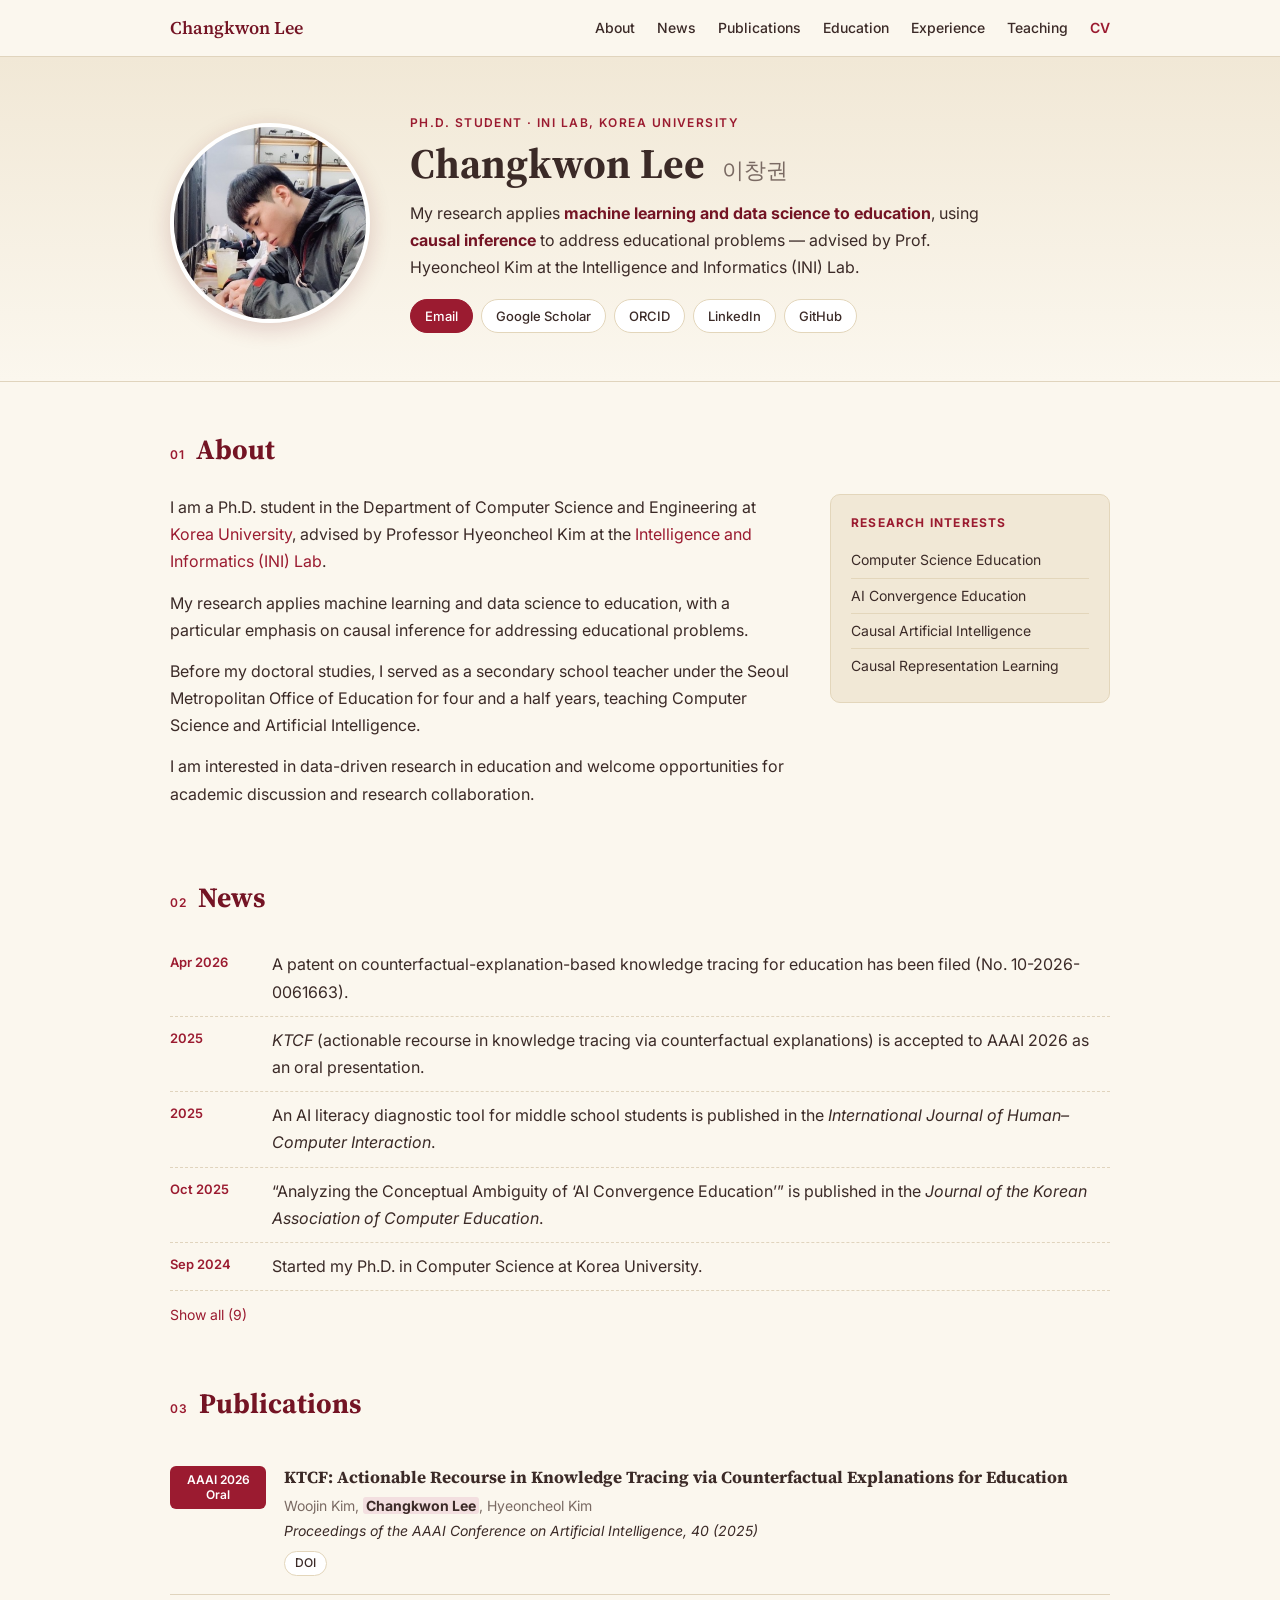
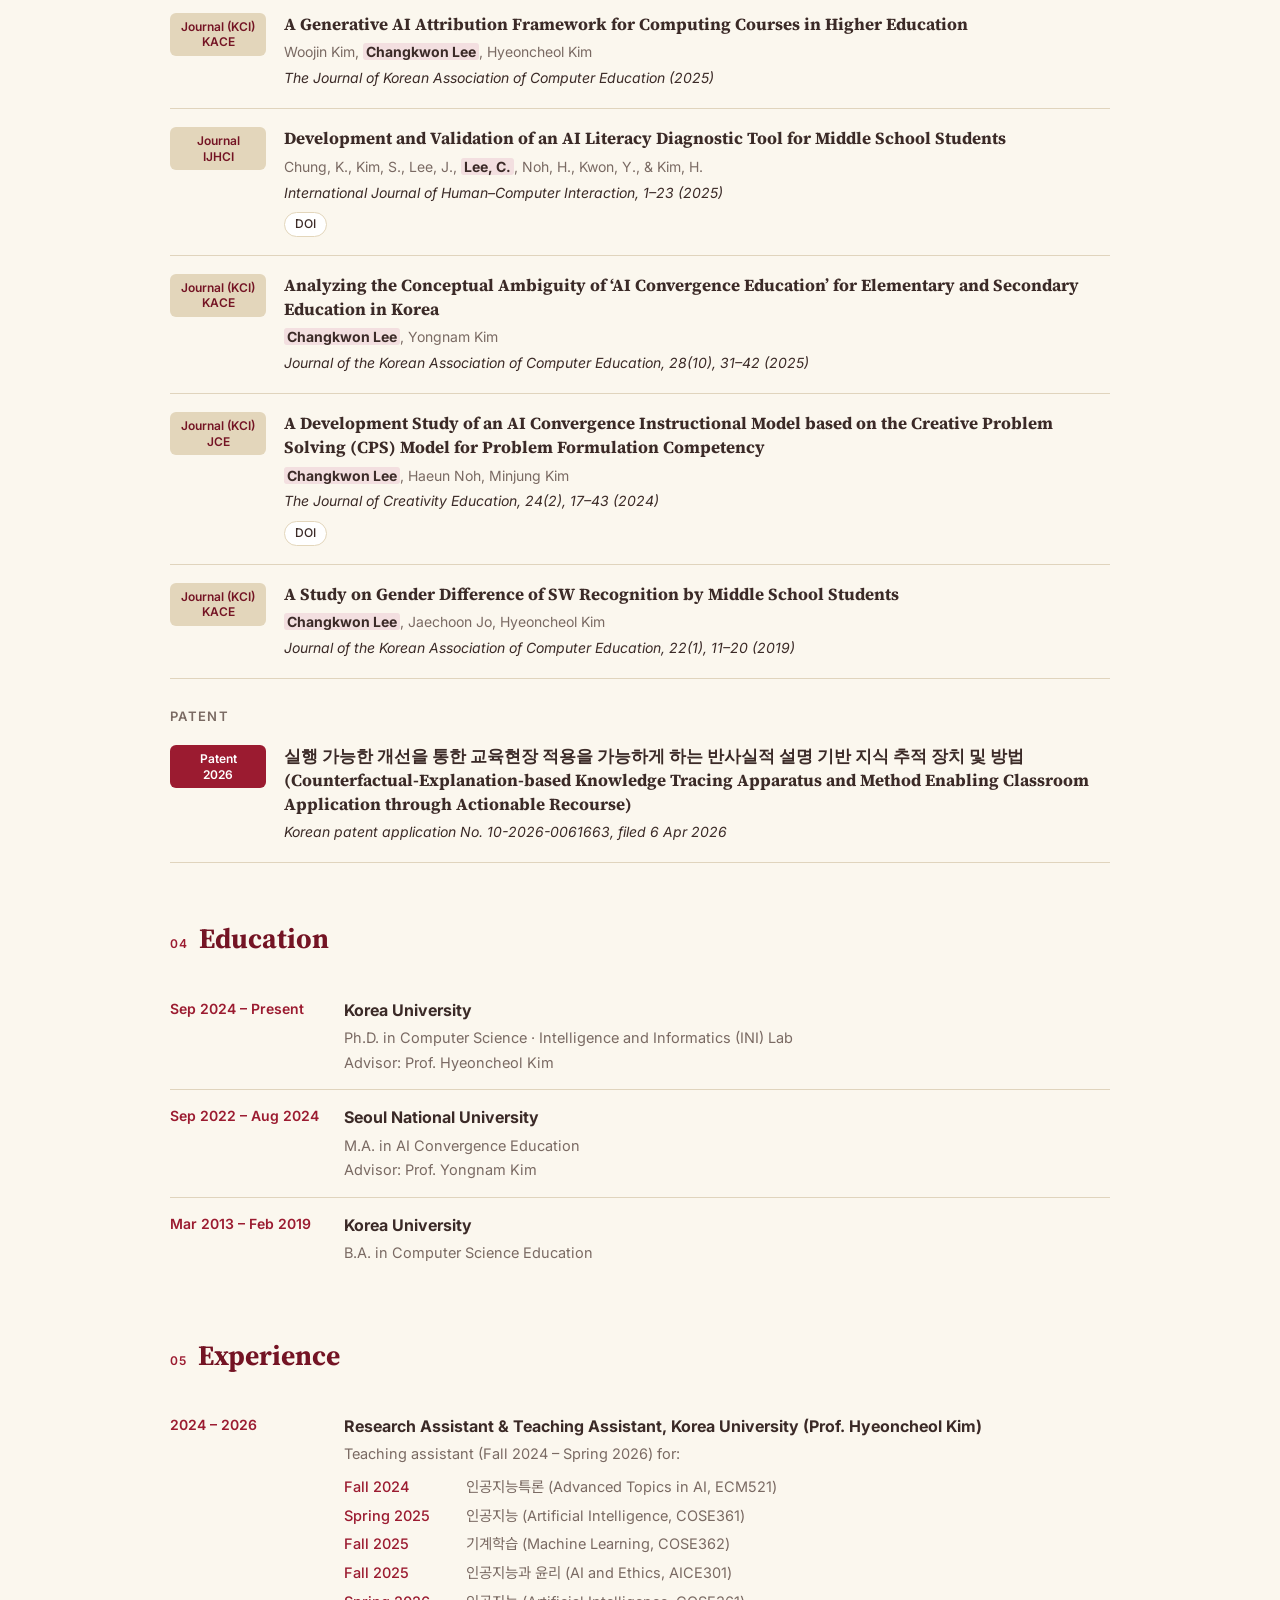
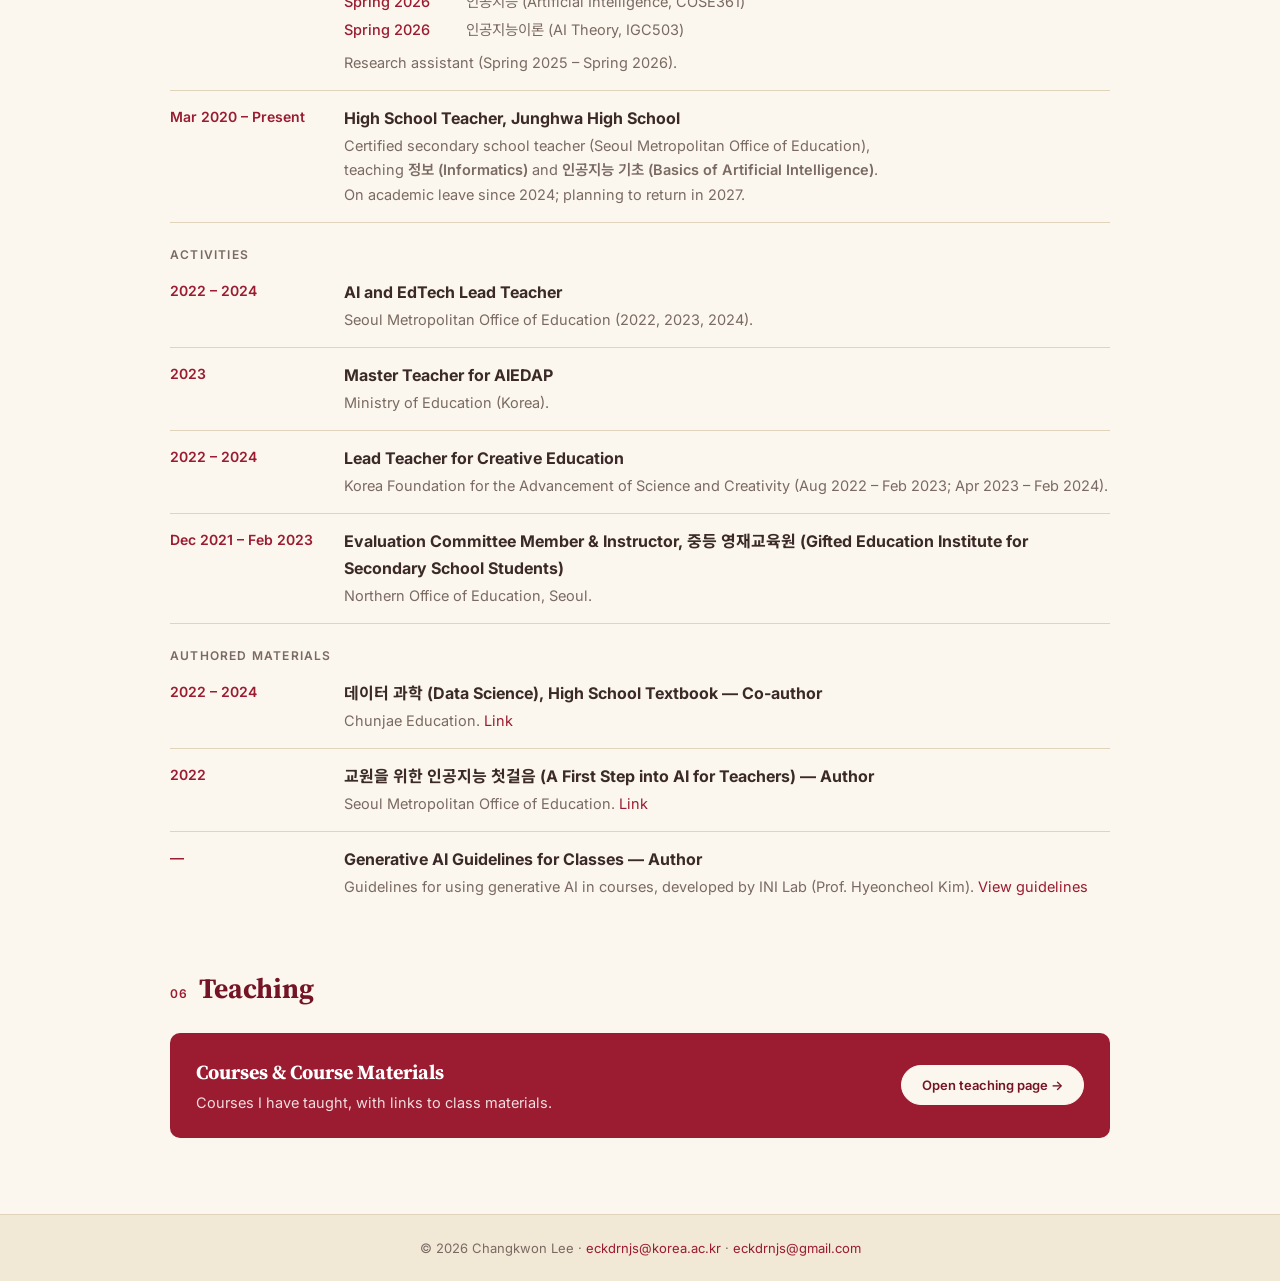
<file: index.html>
<!doctype html>
<html lang="en">
<head>
  <meta charset="utf-8">
  <meta name="viewport" content="width=device-width, initial-scale=1">
  <title>Changkwon Lee</title>
  <meta name="description" content="Changkwon Lee (이창권) — Ph.D. student at Korea University, INI Lab. Machine learning and causal inference for education.">
  <link rel="preconnect" href="https://fonts.googleapis.com">
  <link rel="preconnect" href="https://fonts.gstatic.com" crossorigin>
  <link href="https://fonts.googleapis.com/css2?family=Inter:wght@400;500;600&family=Noto+Sans+KR:wght@400;500&family=Source+Serif+4:wght@400;600&display=swap" rel="stylesheet">
  <link rel="stylesheet" href="css/style.css">
</head>
<body>

<header class="nav">
  <div class="nav-inner">
    <a class="brand" href="#top">Changkwon Lee</a>
    <ul>
      <li><a href="#about">About</a></li>
      <li><a href="#news">News</a></li>
      <li><a href="#publications">Publications</a></li>
      <li><a href="#education">Education</a></li>
      <li><a href="#experience">Experience</a></li>
      <li><a href="teaching.html">Teaching</a></li>
      <li><a class="cv" href="assets/Changkwon_Lee_CV.pdf" download>CV</a></li>
    </ul>
  </div>
</header>

<div class="hero" id="top">
  <div class="hero-inner">
    <img class="avatar" src="assets/profile.jpg" alt="Changkwon Lee">
    <div>
      <p class="eyebrow">Ph.D. Student · INI Lab, Korea University</p>
      <h1>Changkwon Lee <span>이창권</span></h1>
      <p class="lead">My research applies <b>machine learning and data science to education</b>, using <b>causal inference</b> to address educational problems — advised by Prof. Hyeoncheol Kim at the Intelligence and Informatics (INI) Lab.</p>
      <div class="links">
        <a class="btn primary" href="mailto:eckdrnjs@korea.ac.kr">Email</a>
        <a class="btn" href="https://scholar.google.com/citations?user=rTMNOsYAAAAJ&hl=en">Google Scholar</a>
        <a class="btn" href="https://orcid.org/0009-0001-4716-3654">ORCID</a>
        <a class="btn" href="https://www.linkedin.com/in/changkwon-lee-1b3546432/">LinkedIn</a>
        <a class="btn" href="https://github.com/imkwony">GitHub</a>
      </div>
    </div>
  </div>
</div>

<main>

<section id="about">
  <h2><small>01</small>About</h2>
  <div class="about-grid">
    <div>
      <p>I am a Ph.D. student in the Department of Computer Science and Engineering at <a href="https://www.korea.ac.kr/">Korea University</a>, advised by Professor Hyeoncheol Kim at the <a href="https://ini.korea.ac.kr/">Intelligence and Informatics (INI) Lab</a>.</p>
      <p>My research applies machine learning and data science to education, with a particular emphasis on causal inference for addressing educational problems.</p>
      <p>Before my doctoral studies, I served as a secondary school teacher under the Seoul Metropolitan Office of Education for four and a half years, teaching Computer Science and Artificial Intelligence.</p>
      <p>I am interested in data-driven research in education and welcome opportunities for academic discussion and research collaboration.</p>
    </div>
    <aside class="card">
      <h3>Research Interests</h3>
      <ul>
        <li>Computer Science Education</li>
        <li>AI Convergence Education</li>
        <li>Causal Artificial Intelligence</li>
        <li>Causal Representation Learning</li>
      </ul>
    </aside>
  </div>
</section>

<section id="news">
  <h2><small>02</small>News</h2>
  <ul class="news">
    <li><span class="date">Apr 2026</span><span>A patent on counterfactual-explanation-based knowledge tracing for education has been filed (No. 10-2026-0061663).</span></li>
    <li><span class="date">2025</span><span><i>KTCF</i> (actionable recourse in knowledge tracing via counterfactual explanations) is accepted to AAAI 2026 as an oral presentation.</span></li>
    <li><span class="date">2025</span><span>An AI literacy diagnostic tool for middle school students is published in the <i>International Journal of Human–Computer Interaction</i>.</span></li>
    <li><span class="date">Oct 2025</span><span>“Analyzing the Conceptual Ambiguity of ‘AI Convergence Education’” is published in the <i>Journal of the Korean Association of Computer Education</i>.</span></li>
    <li><span class="date">Sep 2024</span><span>Started my Ph.D. in Computer Science at Korea University.</span></li>
    <li class="extra"><span class="date">Aug 2024</span><span>Graduated with an M.A. in AI Convergence Education from Seoul National University.</span></li>
    <li class="extra"><span class="date">2024</span><span>A study on a CPS-based AI convergence instructional model is published in <i>The Journal of Creativity Education</i>.</span></li>
    <li class="extra"><span class="date">Mar 2020</span><span>Became a certified secondary school teacher in the Seoul Metropolitan Office of Education (Junghwa High School).</span></li>
    <li class="extra"><span class="date">Feb 2019</span><span>Graduated with a B.A. in Computer Science Education from Korea University.</span></li>
  </ul>
  <button class="more" id="news-more" type="button">Show all</button>
</section>

<section id="publications">
  <h2><small>03</small>Publications</h2>

  <article class="pub">
    <div class="tag">AAAI 2026<br>Oral</div>
    <div>
      <h3>KTCF: Actionable Recourse in Knowledge Tracing via Counterfactual Explanations for Education</h3>
      <div class="authors">Woojin Kim, <b>Changkwon Lee</b>, Hyeoncheol Kim</div>
      <div class="venue">Proceedings of the AAAI Conference on Artificial Intelligence, 40 (2025)</div>
      <div class="links"><a class="btn" href="https://doi.org/10.1609/aaai.v40i45.41216">DOI</a></div>
    </div>
  </article>

  <article class="pub">
    <div class="tag alt">Journal (KCI)<br>KACE</div>
    <div>
      <h3>A Generative AI Attribution Framework for Computing Courses in Higher Education</h3>
      <div class="authors">Woojin Kim, <b>Changkwon Lee</b>, Hyeoncheol Kim</div>
      <div class="venue">The Journal of Korean Association of Computer Education (2025)</div>
    </div>
  </article>

  <article class="pub">
    <div class="tag alt">Journal<br>IJHCI</div>
    <div>
      <h3>Development and Validation of an AI Literacy Diagnostic Tool for Middle School Students</h3>
      <div class="authors">Chung, K., Kim, S., Lee, J., <b>Lee, C.</b>, Noh, H., Kwon, Y., &amp; Kim, H.</div>
      <div class="venue">International Journal of Human–Computer Interaction, 1–23 (2025)</div>
      <div class="links"><a class="btn" href="https://doi.org/10.1080/10447318.2025.2595309">DOI</a></div>
    </div>
  </article>

  <article class="pub">
    <div class="tag alt">Journal (KCI)<br>KACE</div>
    <div>
      <h3>Analyzing the Conceptual Ambiguity of ‘AI Convergence Education’ for Elementary and Secondary Education in Korea</h3>
      <div class="authors"><b>Changkwon Lee</b>, Yongnam Kim</div>
      <div class="venue">Journal of the Korean Association of Computer Education, 28(10), 31–42 (2025)</div>
    </div>
  </article>

  <article class="pub">
    <div class="tag alt">Journal (KCI)<br>JCE</div>
    <div>
      <h3>A Development Study of an AI Convergence Instructional Model based on the Creative Problem Solving (CPS) Model for Problem Formulation Competency</h3>
      <div class="authors"><b>Changkwon Lee</b>, Haeun Noh, Minjung Kim</div>
      <div class="venue">The Journal of Creativity Education, 24(2), 17–43 (2024)</div>
      <div class="links"><a class="btn" href="http://dx.doi.org/10.36358/JCE.2024.24.2.17">DOI</a></div>
    </div>
  </article>

  <article class="pub">
    <div class="tag alt">Journal (KCI)<br>KACE</div>
    <div>
      <h3>A Study on Gender Difference of SW Recognition by Middle School Students</h3>
      <div class="authors"><b>Changkwon Lee</b>, Jaechoon Jo, Hyeoncheol Kim</div>
      <div class="venue">Journal of the Korean Association of Computer Education, 22(1), 11–20 (2019)</div>
    </div>
  </article>

  <p class="subhead">Patent</p>
  <article class="pub">
    <div class="tag">Patent<br>2026</div>
    <div>
      <h3>실행 가능한 개선을 통한 교육현장 적용을 가능하게 하는 반사실적 설명 기반 지식 추적 장치 및 방법 (Counterfactual-Explanation-based Knowledge Tracing Apparatus and Method Enabling Classroom Application through Actionable Recourse)</h3>
      <div class="venue">Korean patent application No. 10-2026-0061663, filed 6 Apr 2026</div>
    </div>
  </article>
</section>

<section id="education">
  <h2><small>04</small>Education</h2>
  <div class="tl">
    <div class="when">Sep 2024 – Present</div>
    <div><h3>Korea University</h3><p>Ph.D. in Computer Science · Intelligence and Informatics (INI) Lab<br>Advisor: Prof. Hyeoncheol Kim</p></div>
  </div>
  <div class="tl">
    <div class="when">Sep 2022 – Aug 2024</div>
    <div><h3>Seoul National University</h3><p>M.A. in AI Convergence Education<br>Advisor: Prof. Yongnam Kim</p></div>
  </div>
  <div class="tl">
    <div class="when">Mar 2013 – Feb 2019</div>
    <div><h3>Korea University</h3><p>B.A. in Computer Science Education</p></div>
  </div>
</section>

<section id="experience">
  <h2><small>05</small>Experience</h2>

  <div class="tl">
    <div class="when">2024 – 2026</div>
    <div><h3>Research Assistant &amp; Teaching Assistant, Korea University (Prof. Hyeoncheol Kim)</h3><p>Teaching assistant (Fall 2024 – Spring 2026) for:</p>
      <ul class="course-list">
        <li><span>Fall 2024</span><span>인공지능특론 (Advanced Topics in AI, ECM521)</span></li>
        <li><span>Spring 2025</span><span>인공지능 (Artificial Intelligence, COSE361)</span></li>
        <li><span>Fall 2025</span><span>기계학습 (Machine Learning, COSE362)</span></li>
        <li><span>Fall 2025</span><span>인공지능과 윤리 (AI and Ethics, AICE301)</span></li>
        <li><span>Spring 2026</span><span>인공지능 (Artificial Intelligence, COSE361)</span></li>
        <li><span>Spring 2026</span><span>인공지능이론 (AI Theory, IGC503)</span></li>
      </ul>
      <p>Research assistant (Spring 2025 – Spring 2026).</p></div>
  </div>
  <div class="tl">
    <div class="when">Mar 2020 – Present</div>
    <div><h3>High School Teacher, Junghwa High School</h3><p>Certified secondary school teacher (Seoul Metropolitan Office of Education),<br>
      teaching <span class="course">정보 (Informatics)</span> and <span class="course">인공지능 기초 (Basics of Artificial Intelligence)</span>.<br>
      On academic leave since 2024; planning to return in 2027.</p></div>
  </div>

  <p class="tl-group">Activities</p>
  <div class="tl">
    <div class="when">2022 – 2024</div>
    <div><h3>AI and EdTech Lead Teacher</h3><p>Seoul Metropolitan Office of Education (2022, 2023, 2024).</p></div>
  </div>
  <div class="tl">
    <div class="when">2023</div>
    <div><h3>Master Teacher for AIEDAP</h3><p>Ministry of Education (Korea).</p></div>
  </div>
  <div class="tl">
    <div class="when">2022 – 2024</div>
    <div><h3>Lead Teacher for Creative Education</h3><p>Korea Foundation for the Advancement of Science and Creativity (Aug 2022 – Feb 2023; Apr 2023 – Feb 2024).</p></div>
  </div>
  <div class="tl">
    <div class="when">Dec 2021 – Feb 2023</div>
    <div><h3>Evaluation Committee Member &amp; Instructor, 중등 영재교육원 (Gifted Education Institute for Secondary School Students)</h3><p>Northern Office of Education, Seoul.</p></div>
  </div>

  <p class="tl-group">Authored Materials</p>
  <div class="tl">
    <div class="when">2022 – 2024</div>
    <div><h3>데이터 과학 (Data Science), High School Textbook — Co-author</h3><p>Chunjae Education. <a href="https://text.tsherpa.co.kr/high/book.html?bookcode=text-high-info-30-info-04">Link</a></p></div>
  </div>
  <div class="tl">
    <div class="when">2022</div>
    <div><h3>교원을 위한 인공지능 첫걸음 (A First Step into AI for Teachers) — Author</h3><p>Seoul Metropolitan Office of Education. <a href="https://buseo.sen.go.kr/buseo/bu10/user/bbs/BD_selectBbs.do?q_bbsSn=1240&amp;q_bbsDocNo=20221228140903000">Link</a></p></div>
  </div>
  <div class="tl">
    <div class="when">—</div>
    <div><h3>Generative AI Guidelines for Classes — Author</h3><p>Guidelines for using generative AI in courses, developed by INI Lab (Prof. Hyeoncheol Kim). <a href="https://ini.korea.ac.kr/pages/guidelines/">View guidelines</a></p></div>
  </div>
</section>

<section id="teaching">
  <h2><small>06</small>Teaching</h2>
  <div class="teach-card">
    <div>
      <h3>Courses &amp; Course Materials</h3>
      <p>Courses I have taught, with links to class materials.</p>
    </div>
    <a class="btn" href="teaching.html">Open teaching page →</a>
  </div>
</section>

</main>

<footer>
  © <span id="year"></span> Changkwon Lee · <a href="mailto:eckdrnjs@korea.ac.kr">eckdrnjs@korea.ac.kr</a> · <a href="mailto:eckdrnjs@gmail.com">eckdrnjs@gmail.com</a>
</footer>

<script src="js/main.js"></script>
</body>
</html>
</file>
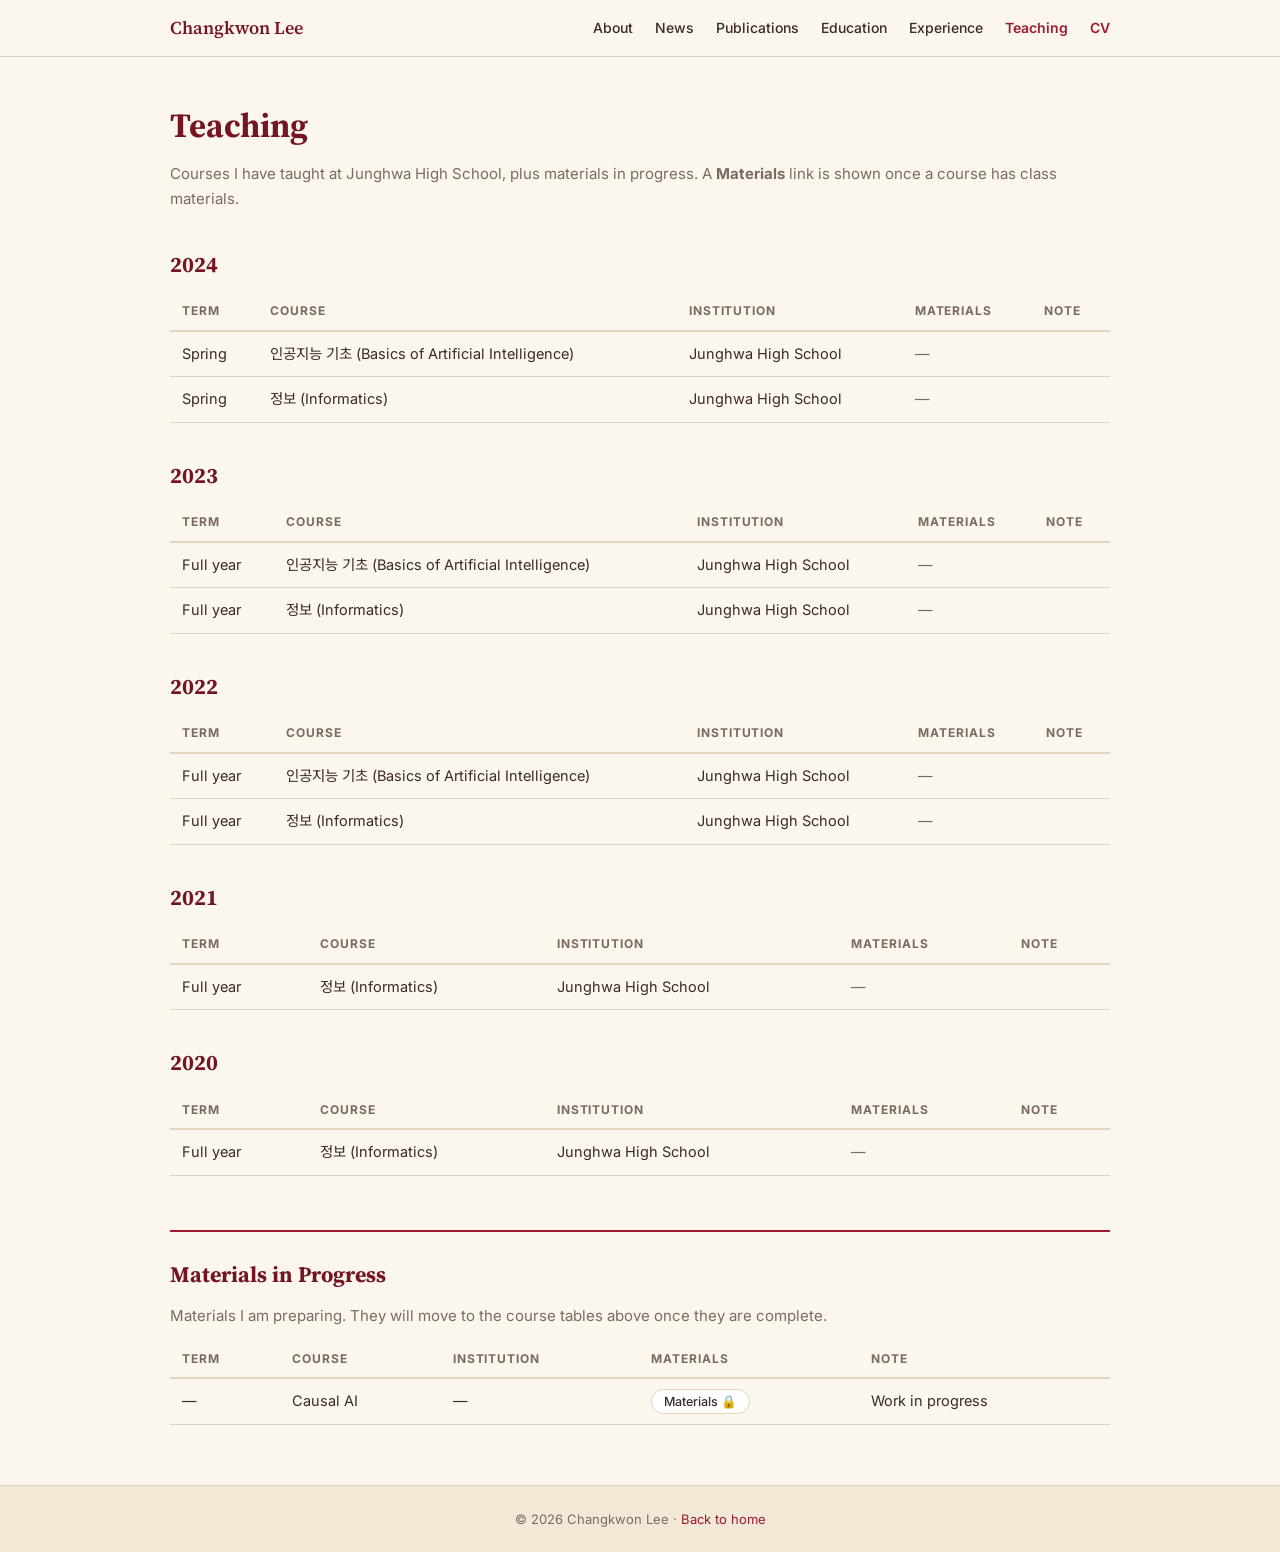
<file: teaching.html>
<!doctype html>
<html lang="en">
<head>
  <meta charset="utf-8">
  <meta name="viewport" content="width=device-width, initial-scale=1">
  <title>Teaching · Changkwon Lee</title>
  <link rel="preconnect" href="https://fonts.googleapis.com">
  <link rel="preconnect" href="https://fonts.gstatic.com" crossorigin>
  <link href="https://fonts.googleapis.com/css2?family=Inter:wght@400;500;600&family=Noto+Sans+KR:wght@400;500&family=Source+Serif+4:wght@400;600&display=swap" rel="stylesheet">
  <link rel="stylesheet" href="css/style.css">
</head>
<body>

<header class="nav">
  <div class="nav-inner">
    <a class="brand" href="index.html">Changkwon Lee</a>
    <ul>
      <li><a href="index.html#about">About</a></li>
      <li><a href="index.html#news">News</a></li>
      <li><a href="index.html#publications">Publications</a></li>
      <li><a href="index.html#education">Education</a></li>
      <li><a href="index.html#experience">Experience</a></li>
      <li><a href="teaching.html" class="cv">Teaching</a></li>
      <li><a class="cv" href="assets/Changkwon_Lee_CV.pdf" download>CV</a></li>
    </ul>
  </div>
</header>

<main class="teaching-page">
  <h1 class="page-title">Teaching</h1>
  <p class="page-sub">Courses I have taught at Junghwa High School, plus materials in progress. A <b>Materials</b> link is shown once a course has class materials.</p>

  <!--
    HOW TO ADD A COURSE: copy one <tr> and paste it in the matching year table.
    Open materials link:    <a class="btn" href="URL">Materials</a>
    Password-protected:     <a class="btn lock" href="#" data-protected="URL">Materials 🔒</a>
    No materials yet:       <span class="none">—</span>
  -->

  <h2 class="year">2024</h2>
  <div class="table-wrap"><table class="courses">
    <thead><tr><th>Term</th><th>Course</th><th>Institution</th><th>Materials</th><th>Note</th></tr></thead>
    <tbody>
      <tr><td>Spring</td><td>인공지능 기초 (Basics of Artificial Intelligence)</td><td>Junghwa High School</td><td><span class="none">—</span></td><td></td></tr>
      <tr><td>Spring</td><td>정보 (Informatics)</td><td>Junghwa High School</td><td><span class="none">—</span></td><td></td></tr>
    </tbody>
  </table></div>

  <h2 class="year">2023</h2>
  <div class="table-wrap"><table class="courses">
    <thead><tr><th>Term</th><th>Course</th><th>Institution</th><th>Materials</th><th>Note</th></tr></thead>
    <tbody>
      <tr><td>Full year</td><td>인공지능 기초 (Basics of Artificial Intelligence)</td><td>Junghwa High School</td><td><span class="none">—</span></td><td></td></tr>
      <tr><td>Full year</td><td>정보 (Informatics)</td><td>Junghwa High School</td><td><span class="none">—</span></td><td></td></tr>
    </tbody>
  </table></div>

  <h2 class="year">2022</h2>
  <div class="table-wrap"><table class="courses">
    <thead><tr><th>Term</th><th>Course</th><th>Institution</th><th>Materials</th><th>Note</th></tr></thead>
    <tbody>
      <tr><td>Full year</td><td>인공지능 기초 (Basics of Artificial Intelligence)</td><td>Junghwa High School</td><td><span class="none">—</span></td><td></td></tr>
      <tr><td>Full year</td><td>정보 (Informatics)</td><td>Junghwa High School</td><td><span class="none">—</span></td><td></td></tr>
    </tbody>
  </table></div>

  <h2 class="year">2021</h2>
  <div class="table-wrap"><table class="courses">
    <thead><tr><th>Term</th><th>Course</th><th>Institution</th><th>Materials</th><th>Note</th></tr></thead>
    <tbody>
      <tr><td>Full year</td><td>정보 (Informatics)</td><td>Junghwa High School</td><td><span class="none">—</span></td><td></td></tr>
    </tbody>
  </table></div>

  <h2 class="year">2020</h2>
  <div class="table-wrap"><table class="courses">
    <thead><tr><th>Term</th><th>Course</th><th>Institution</th><th>Materials</th><th>Note</th></tr></thead>
    <tbody>
      <tr><td>Full year</td><td>정보 (Informatics)</td><td>Junghwa High School</td><td><span class="none">—</span></td><td></td></tr>
    </tbody>
  </table></div>

  <h2 class="year in-progress" id="in-progress">Materials in Progress</h2>
  <p class="page-sub">Materials I am preparing. They will move to the course tables above once they are complete.</p>
  <div class="table-wrap"><table class="courses">
    <thead><tr><th>Term</th><th>Course</th><th>Institution</th><th>Materials</th><th>Note</th></tr></thead>
    <tbody>
      <tr>
        <td>—</td>
        <td>Causal AI</td>
        <td>—</td>
        <td><a class="btn lock" href="#" data-protected="https://github.com/imkwony/Reading_a_Book-CausalAI">Materials 🔒</a></td>
        <td>Work in progress</td>
      </tr>
    </tbody>
  </table></div>
</main>

<footer>
  © <span id="year"></span> Changkwon Lee · <a href="index.html">Back to home</a>
</footer>

<dialog id="gate">
  <form method="dialog" id="gate-form" autocomplete="off">
    <h3>Sign in to view materials</h3>
    <label>ID <input id="gate-id" type="text" value="admin" autocomplete="off"></label>
    <label>Password <input id="gate-pw" type="password" autocomplete="off"></label>
    <p class="err" id="gate-err" hidden>Incorrect ID or password.</p>
    <div class="actions">
      <button type="button" class="btn" id="gate-cancel">Cancel</button>
      <button type="submit" class="btn primary">Open</button>
    </div>
  </form>
</dialog>

<script src="js/main.js"></script>
<script src="js/gate.js"></script>
</body>
</html>
</file>
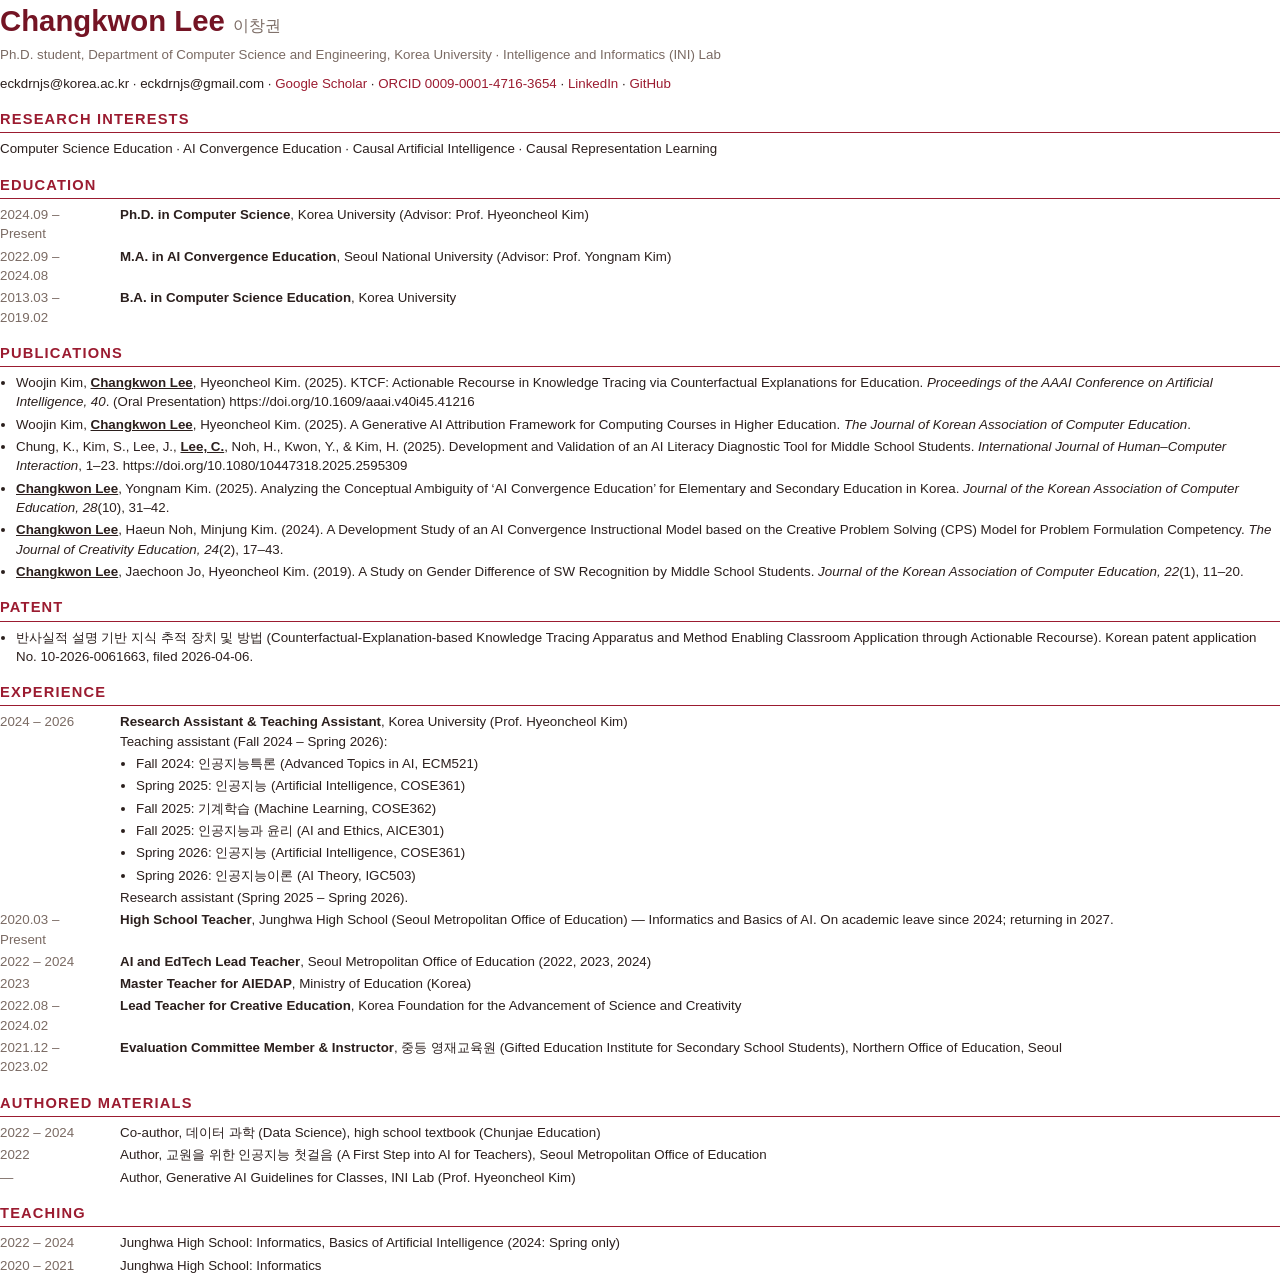
<file: cv/cv.html>
<!doctype html>
<html lang="en">
<head>
<meta charset="utf-8">
<title>Changkwon Lee — CV</title>
<style>
  @page { size: A4; margin: 16mm 16mm; }
  body { font-family: "Noto Sans KR", "Malgun Gothic", "Segoe UI", sans-serif; font-size: 10pt; line-height: 1.45; color: #2b1f1d; margin: 0; }
  h1 { font-size: 22pt; margin: 0; color: #741424; }
  h1 small { font-size: 12pt; color: #7a6a63; font-weight: 400; }
  .sub { color: #7a6a63; margin: 2px 0 10px; }
  h2 { font-size: 11pt; text-transform: uppercase; letter-spacing: .08em; color: #9b1b30; border-bottom: 1.5px solid #9b1b30; margin: 16px 0 6px; padding-bottom: 2px; }
  .row { display: flex; gap: 12px; margin: 3px 0; page-break-inside: avoid; }
  .row .d { width: 108px; flex: none; color: #7a6a63; }
  ul { margin: 0; padding-left: 16px; }
  li { margin: 3px 0; page-break-inside: avoid; }
  b.me { text-decoration: underline; font-weight: 600; }
  a { color: #9b1b30; text-decoration: none; }
</style>
</head>
<body>
<h1>Changkwon Lee <small>이창권</small></h1>
<div class="sub">Ph.D. student, Department of Computer Science and Engineering, Korea University · Intelligence and Informatics (INI) Lab</div>
<div>eckdrnjs@korea.ac.kr · eckdrnjs@gmail.com · <a href="https://scholar.google.com/citations?user=rTMNOsYAAAAJ&amp;hl=en">Google Scholar</a> · <a href="https://orcid.org/0009-0001-4716-3654">ORCID 0009-0001-4716-3654</a> · <a href="https://www.linkedin.com/in/changkwon-lee-1b3546432/">LinkedIn</a> · <a href="https://github.com/imkwony">GitHub</a></div>

<h2>Research Interests</h2>
<div>Computer Science Education · AI Convergence Education · Causal Artificial Intelligence · Causal Representation Learning</div>

<h2>Education</h2>
<div class="row"><div class="d">2024.09 – Present</div><div><b>Ph.D. in Computer Science</b>, Korea University (Advisor: Prof. Hyeoncheol Kim)</div></div>
<div class="row"><div class="d">2022.09 – 2024.08</div><div><b>M.A. in AI Convergence Education</b>, Seoul National University (Advisor: Prof. Yongnam Kim)</div></div>
<div class="row"><div class="d">2013.03 – 2019.02</div><div><b>B.A. in Computer Science Education</b>, Korea University</div></div>

<h2>Publications</h2>
<ul>
  <li>Woojin Kim, <b class="me">Changkwon Lee</b>, Hyeoncheol Kim. (2025). KTCF: Actionable Recourse in Knowledge Tracing via Counterfactual Explanations for Education. <i>Proceedings of the AAAI Conference on Artificial Intelligence, 40</i>. (Oral Presentation) https://doi.org/10.1609/aaai.v40i45.41216</li>
  <li>Woojin Kim, <b class="me">Changkwon Lee</b>, Hyeoncheol Kim. (2025). A Generative AI Attribution Framework for Computing Courses in Higher Education. <i>The Journal of Korean Association of Computer Education</i>.</li>
  <li>Chung, K., Kim, S., Lee, J., <b class="me">Lee, C.</b>, Noh, H., Kwon, Y., &amp; Kim, H. (2025). Development and Validation of an AI Literacy Diagnostic Tool for Middle School Students. <i>International Journal of Human–Computer Interaction</i>, 1–23. https://doi.org/10.1080/10447318.2025.2595309</li>
  <li><b class="me">Changkwon Lee</b>, Yongnam Kim. (2025). Analyzing the Conceptual Ambiguity of ‘AI Convergence Education’ for Elementary and Secondary Education in Korea. <i>Journal of the Korean Association of Computer Education, 28</i>(10), 31–42.</li>
  <li><b class="me">Changkwon Lee</b>, Haeun Noh, Minjung Kim. (2024). A Development Study of an AI Convergence Instructional Model based on the Creative Problem Solving (CPS) Model for Problem Formulation Competency. <i>The Journal of Creativity Education, 24</i>(2), 17–43.</li>
  <li><b class="me">Changkwon Lee</b>, Jaechoon Jo, Hyeoncheol Kim. (2019). A Study on Gender Difference of SW Recognition by Middle School Students. <i>Journal of the Korean Association of Computer Education, 22</i>(1), 11–20.</li>
</ul>

<h2>Patent</h2>
<ul><li>반사실적 설명 기반 지식 추적 장치 및 방법 (Counterfactual-Explanation-based Knowledge Tracing Apparatus and Method Enabling Classroom Application through Actionable Recourse). Korean patent application No. 10-2026-0061663, filed 2026-04-06.</li></ul>

<h2>Experience</h2>
<div class="row"><div class="d">2024 – 2026</div><div><b>Research Assistant &amp; Teaching Assistant</b>, Korea University (Prof. Hyeoncheol Kim)<br>Teaching assistant (Fall 2024 – Spring 2026):<ul><li>Fall 2024: 인공지능특론 (Advanced Topics in AI, ECM521)</li><li>Spring 2025: 인공지능 (Artificial Intelligence, COSE361)</li><li>Fall 2025: 기계학습 (Machine Learning, COSE362)</li><li>Fall 2025: 인공지능과 윤리 (AI and Ethics, AICE301)</li><li>Spring 2026: 인공지능 (Artificial Intelligence, COSE361)</li><li>Spring 2026: 인공지능이론 (AI Theory, IGC503)</li></ul>Research assistant (Spring 2025 – Spring 2026).</div></div>
<div class="row"><div class="d">2020.03 – Present</div><div><b>High School Teacher</b>, Junghwa High School (Seoul Metropolitan Office of Education) — Informatics and Basics of AI. On academic leave since 2024; returning in 2027.</div></div>
<div class="row"><div class="d">2022 – 2024</div><div><b>AI and EdTech Lead Teacher</b>, Seoul Metropolitan Office of Education (2022, 2023, 2024)</div></div>
<div class="row"><div class="d">2023</div><div><b>Master Teacher for AIEDAP</b>, Ministry of Education (Korea)</div></div>
<div class="row"><div class="d">2022.08 – 2024.02</div><div><b>Lead Teacher for Creative Education</b>, Korea Foundation for the Advancement of Science and Creativity</div></div>
<div class="row"><div class="d">2021.12 – 2023.02</div><div><b>Evaluation Committee Member &amp; Instructor</b>, 중등 영재교육원 (Gifted Education Institute for Secondary School Students), Northern Office of Education, Seoul</div></div>

<h2>Authored Materials</h2>
<div class="row"><div class="d">2022 – 2024</div><div>Co-author, 데이터 과학 (Data Science), high school textbook (Chunjae Education)</div></div>
<div class="row"><div class="d">2022</div><div>Author, 교원을 위한 인공지능 첫걸음 (A First Step into AI for Teachers), Seoul Metropolitan Office of Education</div></div>
<div class="row"><div class="d">—</div><div>Author, Generative AI Guidelines for Classes, INI Lab (Prof. Hyeoncheol Kim)</div></div>

<h2>Teaching</h2>
<div class="row"><div class="d">2022 – 2024</div><div>Junghwa High School: Informatics, Basics of Artificial Intelligence (2024: Spring only)</div></div>
<div class="row"><div class="d">2020 – 2021</div><div>Junghwa High School: Informatics</div></div>
</body>
</html>
</file>
<file: css/style.css>
:root {
  --crimson: #9b1b30;
  --crimson-dark: #741424;
  --crimson-soft: #f3dfe0;
  --beige: #f1e8d6;
  --beige-dark: #e3d6bb;
  --cream: #fbf7ee;
  --ink: #3b2a27;
  --muted: #7a6a63;
  --line: #e0d4bd;
  --serif: "Source Serif 4", "Noto Serif KR", Georgia, serif;
  --sans: "Inter", "Noto Sans KR", system-ui, -apple-system, "Segoe UI", sans-serif;
}

* { box-sizing: border-box; }
html { scroll-behavior: smooth; scroll-padding-top: 72px; }
body {
  margin: 0;
  background: var(--cream);
  color: var(--ink);
  font-family: var(--sans);
  font-size: 16px;
  line-height: 1.7;
}
a { color: var(--crimson); text-decoration: none; }
a:hover { text-decoration: underline; }

/* ---------- nav ---------- */
.nav {
  position: sticky; top: 0; z-index: 10;
  background: rgba(251, 247, 238, .92);
  backdrop-filter: blur(8px);
  border-bottom: 1px solid var(--line);
}
.nav-inner {
  max-width: 980px; margin: 0 auto; padding: 0 20px;
  display: flex; align-items: center; justify-content: space-between;
  height: 56px;
}
.brand { font-family: var(--serif); font-weight: 600; font-size: 18px; color: var(--crimson-dark); }
.nav ul { display: flex; gap: 22px; list-style: none; margin: 0; padding: 0; }
.nav ul a { color: var(--ink); font-size: 14px; font-weight: 500; }
.nav ul a:hover { color: var(--crimson); text-decoration: none; }
.nav ul a.cv { color: var(--crimson); font-weight: 600; }

/* ---------- hero ---------- */
.hero {
  background: linear-gradient(180deg, var(--beige) 0%, var(--cream) 100%);
  border-bottom: 1px solid var(--line);
}
.hero-inner {
  max-width: 980px; margin: 0 auto; padding: 56px 20px 48px;
  display: flex; gap: 40px; align-items: center;
}
.avatar {
  width: 200px; height: 200px; border-radius: 50%; object-fit: cover; object-position: 50% 30%;
  border: 4px solid #fff; box-shadow: 0 6px 22px rgba(116, 20, 36, .18); flex: none;
}
.eyebrow {
  font-size: 12px; font-weight: 600; letter-spacing: .12em; text-transform: uppercase;
  color: var(--crimson); margin: 0 0 6px;
}
.hero h1 { font-family: var(--serif); font-size: 42px; line-height: 1.15; margin: 0 0 12px; color: var(--ink); }
.hero h1 span { font-size: 22px; font-weight: 400; color: var(--muted); margin-left: 8px; }
.hero p.lead { margin: 0 0 18px; max-width: 580px; }
.hero p.lead b { color: var(--crimson-dark); }
.links { display: flex; flex-wrap: wrap; gap: 8px; }
.btn {
  display: inline-block; padding: 5px 14px; font-size: 13px; font-weight: 500;
  border: 1px solid var(--beige-dark); border-radius: 999px; background: #fff; color: var(--ink);
}
.btn:hover { border-color: var(--crimson); color: var(--crimson); text-decoration: none; }
.btn.primary { background: var(--crimson); border-color: var(--crimson); color: #fff; }
.btn.primary:hover { background: var(--crimson-dark); color: #fff; }

/* ---------- sections ---------- */
main { max-width: 980px; margin: 0 auto; padding: 0 20px 60px; }
section { padding: 44px 0 8px; }
section > h2 {
  font-family: var(--serif); font-size: 28px; margin: 0 0 20px; color: var(--crimson-dark);
  display: flex; align-items: baseline; gap: 12px;
}
section > h2 small { font-family: var(--sans); font-size: 12px; font-weight: 600; color: var(--crimson); letter-spacing: .05em; }

.about-grid { display: grid; grid-template-columns: 1fr 280px; gap: 36px; align-items: start; }
.about-grid p { margin: 0 0 14px; }
.card { background: var(--beige); border: 1px solid var(--beige-dark); border-radius: 10px; padding: 18px 20px; }
.card h3 { margin: 0 0 10px; font-size: 12px; letter-spacing: .1em; text-transform: uppercase; color: var(--crimson); }
.card ul { margin: 0; padding: 0; list-style: none; }
.card li { padding: 7px 0; border-top: 1px solid var(--beige-dark); font-size: 14px; line-height: 1.45; }
.card li:first-child { border-top: 0; }

/* news */
.news { list-style: none; margin: 0; padding: 0; }
.news li { display: grid; grid-template-columns: 90px 1fr; gap: 12px; padding: 10px 0; border-bottom: 1px dashed var(--line); }
.news .date { font-size: 13px; font-weight: 600; color: var(--crimson); }
.news li.extra { display: none; }
.news.open li.extra { display: grid; }
.more { margin-top: 12px; background: none; border: 0; color: var(--crimson); font: inherit; font-size: 14px; cursor: pointer; padding: 0; }
.more:hover { text-decoration: underline; }

/* publications */
.pub { display: grid; grid-template-columns: 96px 1fr; gap: 18px; padding: 18px 0; border-bottom: 1px solid var(--line); }
.tag {
  height: fit-content; text-align: center; font-size: 12px; font-weight: 600; line-height: 1.3;
  padding: 6px 4px; border-radius: 6px; background: var(--crimson); color: #fff;
}
.tag.alt { background: var(--beige-dark); color: var(--crimson-dark); }
.pub h3 { margin: 0 0 4px; font-family: var(--serif); font-size: 17px; line-height: 1.4; }
.pub .authors { font-size: 14px; color: var(--muted); }
.pub .authors b { color: var(--ink); background: var(--crimson-soft); padding: 0 3px; border-radius: 3px; }
.pub .venue { font-size: 14px; font-style: italic; margin-top: 2px; }
.pub .links { margin-top: 8px; }
.pub .btn { padding: 1px 10px; font-size: 12px; }
.subhead { font-size: 13px; font-weight: 600; text-transform: uppercase; letter-spacing: .1em; color: var(--muted); margin: 26px 0 0; }

/* timeline */
.tl { display: grid; grid-template-columns: 150px 1fr; gap: 6px 24px; padding: 14px 0; border-bottom: 1px solid var(--line); }
.tl:last-child { border-bottom: 0; }
.tl .when { font-size: 14px; font-weight: 600; color: var(--crimson); }
.tl h3 { margin: 0; font-size: 16px; }
.tl p { margin: 2px 0 0; font-size: 14.5px; color: var(--muted); }
.tl-group { font-size: 12px; font-weight: 600; letter-spacing: .1em; text-transform: uppercase; color: var(--muted); margin: 22px 0 0; }

/* teaching */
.teach-card { display: flex; gap: 20px; justify-content: space-between; align-items: center; flex-wrap: wrap; background: var(--crimson); color: #fff; border-radius: 10px; padding: 22px 26px; margin-bottom: 8px; }
.teach-card h3 { margin: 0 0 2px; font-family: var(--serif); font-size: 20px; }
.teach-card p { margin: 0; opacity: .85; font-size: 14.5px; }
.teach-card .btn { background: var(--cream); border-color: var(--cream); color: var(--crimson-dark); font-weight: 600; padding: 8px 20px; }
.teach-card .btn:hover { background: #fff; color: var(--crimson); }

footer { border-top: 1px solid var(--line); background: var(--beige); text-align: center; font-size: 13px; color: var(--muted); padding: 22px 20px; }

/* ---------- mobile ---------- */
@media (max-width: 760px) {
  .nav ul { gap: 12px; overflow-x: auto; }
  .nav ul a { font-size: 13px; white-space: nowrap; }
  .brand { display: none; }
  .hero-inner { flex-direction: column; text-align: center; padding-top: 36px; }
  .hero h1 { font-size: 34px; }
  .links { justify-content: center; }
  .about-grid { grid-template-columns: 1fr; }
  .pub { grid-template-columns: 1fr; gap: 8px; }
  .tag { width: fit-content; padding: 3px 12px; }
  .tl { grid-template-columns: 1fr; gap: 2px; }
  .news li { grid-template-columns: 1fr; gap: 0; }
}

/* ---------- teaching page ---------- */
.teaching-page { padding-top: 40px; }
.page-title { font-family: var(--serif); font-size: 34px; margin: 0 0 6px; color: var(--crimson-dark); }
.page-sub { color: var(--muted); margin: 0 0 12px; font-size: 15px; }
h2.year { font-family: var(--serif); font-size: 22px; margin: 34px 0 10px; color: var(--crimson-dark); }
h2.year.in-progress { margin-top: 54px; padding-top: 24px; border-top: 2px solid var(--crimson); }
.table-wrap { overflow-x: auto; }
table.courses { width: 100%; border-collapse: collapse; font-size: 14.5px; }
.courses th { text-align: left; font-size: 12px; letter-spacing: .08em; text-transform: uppercase; color: var(--muted); border-bottom: 2px solid var(--beige-dark); padding: 8px 12px; }
.courses td { padding: 10px 12px; border-bottom: 1px solid var(--line); vertical-align: middle; }
.courses tbody tr:hover { background: var(--beige); }
.courses .none { color: var(--muted); }
.courses .btn { padding: 1px 12px; font-size: 12.5px; white-space: nowrap; }

dialog#gate { border: 1px solid var(--beige-dark); border-radius: 12px; padding: 24px 26px; background: var(--cream); color: var(--ink); width: min(360px, 90vw); box-shadow: 0 12px 40px rgba(59, 42, 39, .3); }
dialog#gate::backdrop { background: rgba(59, 42, 39, .45); }
#gate h3 { margin: 0 0 14px; font-family: var(--serif); color: var(--crimson-dark); }
#gate label { display: block; font-size: 13px; font-weight: 500; margin-bottom: 10px; }
#gate input { display: block; width: 100%; margin-top: 4px; padding: 8px 10px; font: inherit; border: 1px solid var(--beige-dark); border-radius: 6px; background: #fff; }
#gate input:focus { outline: 2px solid var(--crimson); outline-offset: 0; }
#gate .err { color: var(--crimson); font-size: 13px; margin: 0 0 8px; }
#gate .actions { display: flex; justify-content: flex-end; gap: 8px; margin-top: 14px; }
#gate .btn { cursor: pointer; font: inherit; font-size: 13px; padding: 6px 16px; }

/* course list inside timeline entries */
.course-list { list-style: none; margin: 6px 0; padding: 0; font-size: 14.5px; color: var(--muted); }
.course-list li { display: grid; grid-template-columns: 110px 1fr; gap: 12px; padding: 2px 0; }
.course-list li span:first-child { color: var(--crimson); font-weight: 500; }
@media (max-width: 760px) { .course-list li { grid-template-columns: 1fr; gap: 0; padding: 4px 0; } }

.course { font-weight: 600; }
</file>
